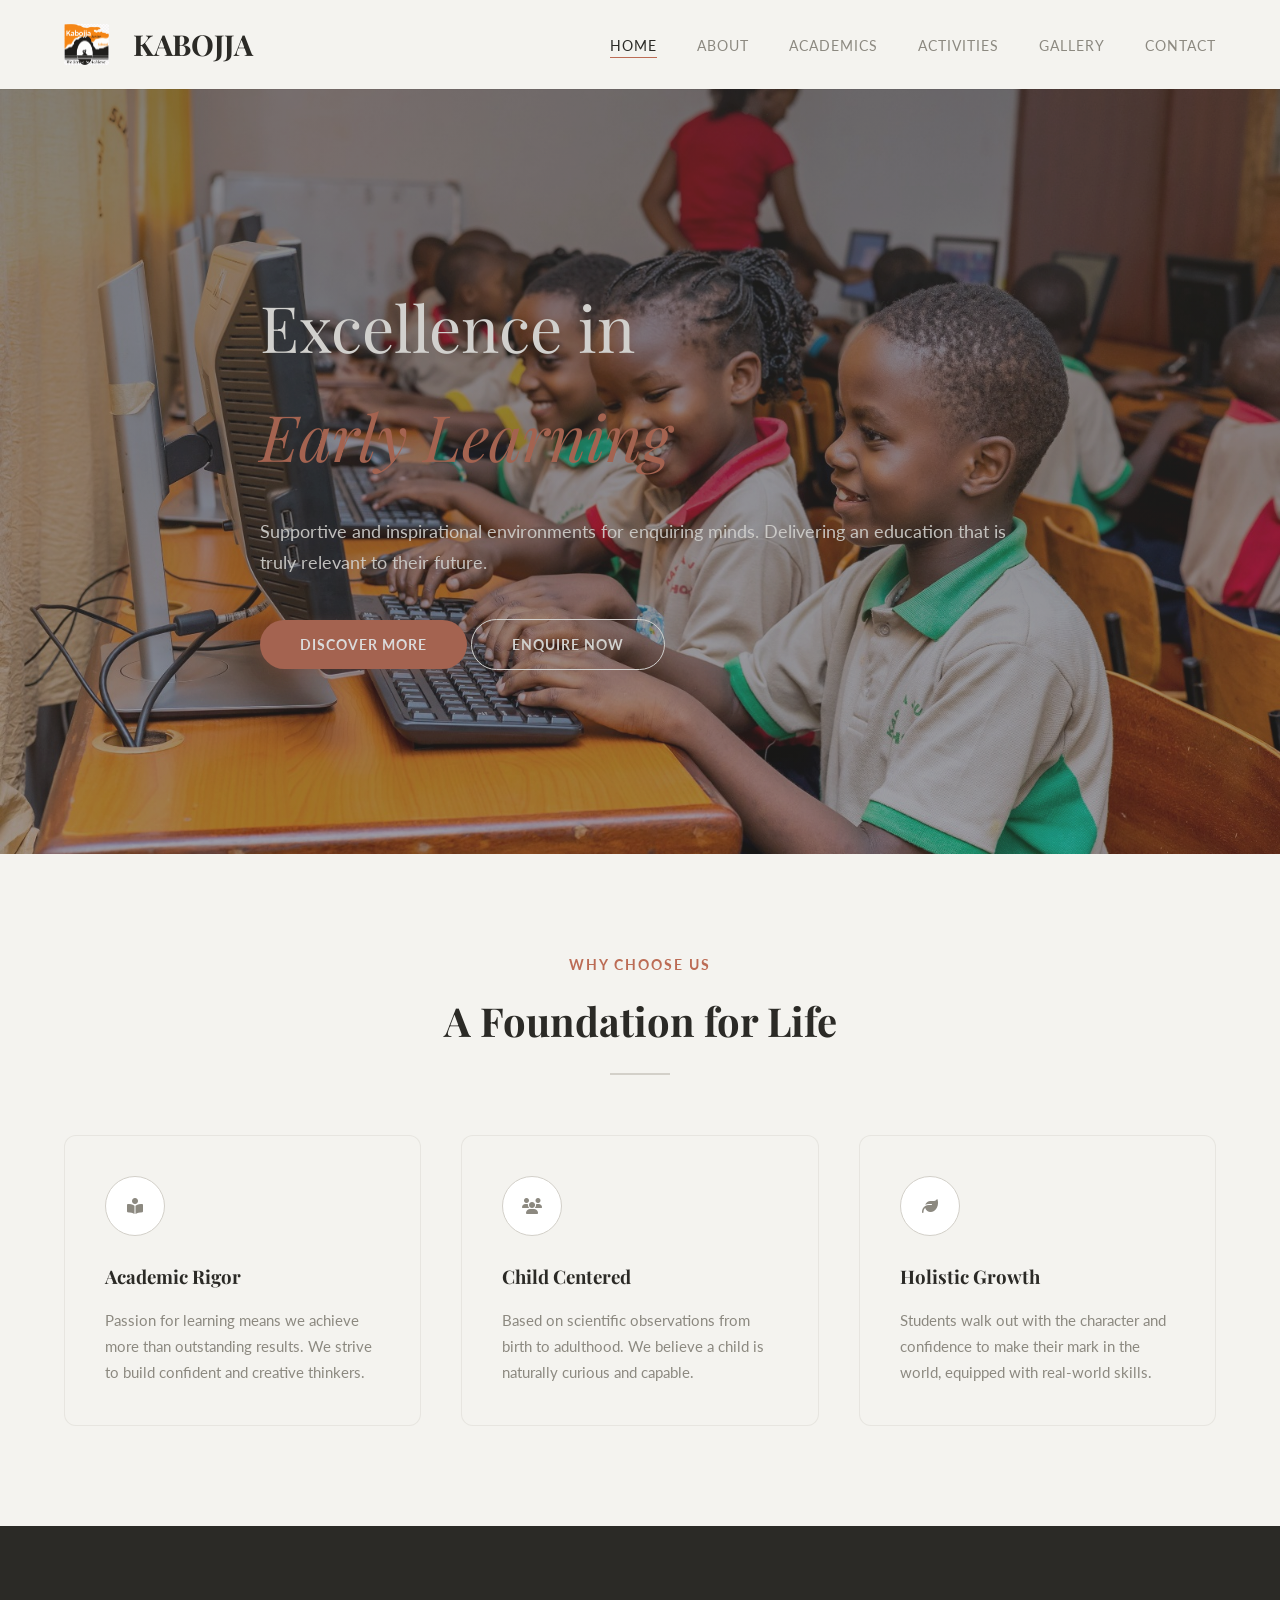
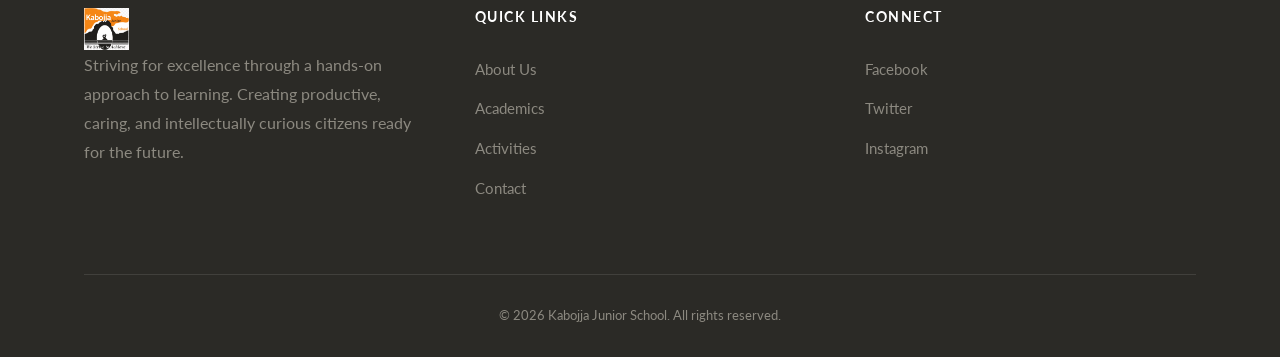
<file: index.html>
<!DOCTYPE html>
<html lang="en">
<head>
    <meta charset="UTF-8">
    <meta name="viewport" content="width=device-width, initial-scale=1.0">
    <meta name="description" content="Kabojja Junior School - Excellence in Education.">
    <title>Kabojja Junior School</title>
    <link rel="preconnect" href="https://fonts.googleapis.com">
    <link rel="preconnect" hrefv="https://fonts.gstatic.com" crossorigin>
    <link href="https://fonts.googleapis.com/css2?family=Lato:wght@300;400;700&family=Playfair+Display:wght@400;600;700&display=swap" rel="stylesheet">
    <link rel="stylesheet" href="https://cdnjs.cloudflare.com/ajax/libs/font-awesome/6.4.0/css/all.min.css">
<link rel="stylesheet" href="style.css">
    
    
</head>
<body>
     <header>
        <nav class="navbar container">
              <a href="index.html" class="logo">
               <img src="Images/cropped-ChatGPT-Image-Feb-26-2026-10_09_23-AM.png" alt="Kabojja Junior School Logo"style="width:45px; height:45px; object-fit:contain;" >
                <span>KABOJJA</span>
            </a>
            <ul class="nav-links" id="navLinks">
    <li><a href="index.html"     class="nav-link">Home</a></li>
    <li><a href="about.html"     class="nav-link">About</a></li>
    <li><a href="academics.html" class="nav-link">Academics</a></li>
    <li><a href="activities.html"class="nav-link">Activities</a></li>
    <li><a href="gallery.html"   class="nav-link">Gallery</a></li>
    <li><a href="contact.html"   class="nav-link">Contact</a></li>
</ul>
             <div class="mobile-toggle" id="mobileToggle">
                <i class="fas fa-bars" style="font-size: 1.5rem;"></i>
            </div>
        </nav>
    </header>

    <main>
    <section id="home" class="page-section active-section">
            <div class="hero">
                <div class="hero-overlay"></div>
                <div class="container hero-content">
                    <h1>Excellence in <br><span>Early Learning</span></h1>
                    <p>Supportive and inspirational environments for enquiring minds. Delivering an education that is truly relevant to their future.</p>
                    <div>
                        <button class="btn btn-primary"  onclick="window.location.href='about.html'">Discover More</button>
                        <button class="btn btn-outline"  onclick="window.location.href='contact.html'">Enquire Now</button>
                    </div>
                </div>
            </div>
            

            <div class="container section-padding">
                <div class="section-header">
                    <span>Why Choose Us</span>
                    <h2>A Foundation for Life</h2>
                </div>
                <div class="grid-3">
                    <div class="card" style="--hover-c: #5B7C78;">
                        <div class="card-icon"><i class="fas fa-book-reader"></i></div>
                        <h3>Academic Rigor</h3>
                        <p>Passion for learning means we achieve more than outstanding results. We strive to build confident and creative thinkers.</p>
                    </div>
                    <div class="card" style="--hover-c: #D6AD60;">
                        <div class="card-icon"><i class="fas fa-users"></i></div>
                        <h3>Child Centered</h3>
                        <p>Based on scientific observations from birth to adulthood. We believe a child is naturally curious and capable.</p>
                    </div>
                    <div class="card" style="--hover-c: #C98474;">
                        <div class="card-icon"><i class="fas fa-leaf"></i></div>
                        <h3>Holistic Growth</h3>
                        <p>Students walk out with the character and confidence to make their mark in the world, equipped with real-world skills.</p>
                    </div>
                </div>
            </div>
        </section>
    </main>

    <footer>
        <div class="container">
            <div class="grid-3" style="gap: 60px;">
                <div class="footer-col">
                    <a href="index.html" class="logo"></a>
               <img src="Images/cropped-ChatGPT-Image-Feb-26-2026-10_09_23-AM.png" alt="Kabojja Junior School Logo"style="width:45px; height:45px; object-fit:contain;" >
                    <p style="line-height: 1.8; color: var(--n-mid);">
                        Striving for excellence through a hands-on approach to learning. Creating productive, caring, and intellectually curious citizens ready for the future.
                    </p>
                </div>
                <div class="footer-col">
                    <h4>Quick Links</h4>
                    <ul class="footer-links">
                        <li><a href="about.html">About Us</a></li>
                        <li><a href="academics.html">Academics</a></li>
                        <li><a href="activities.html">Activities</a></li>
                        <li><a href="contact.html">Contact</a></li>
                    </ul>
                </div>
                <div class="footer-col">
                    <h4>Connect</h4>
                    <ul class="footer-links">
                        <li><a href="#">Facebook</a></li>
                        <li><a href="#">Twitter</a></li>
                        <li><a href="#">Instagram</a></li>
                    </ul>
                </div>
            </div>
            <div class="copyright">
                &copy; 2026 Kabojja Junior School. All rights reserved.
            </div>
        </div>
    </footer>
<script src="js/main.js"></script>
    
</body>
</html>
</file>
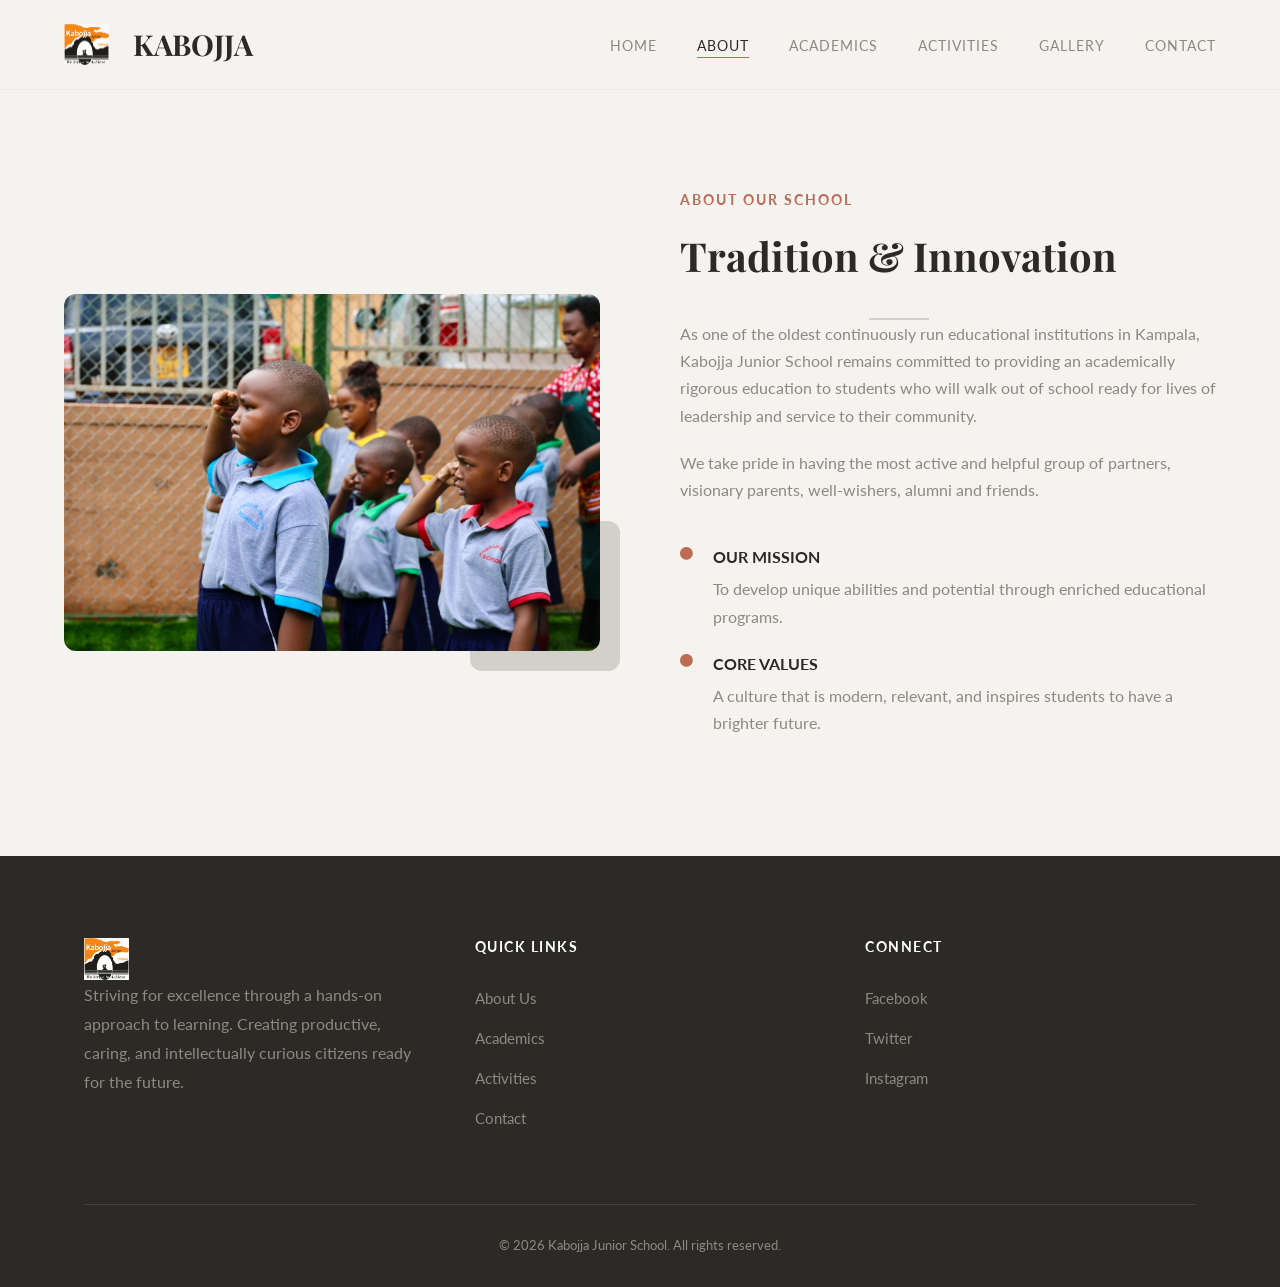
<file: about.html>
<!DOCTYPE html>
<html lang="en">
<head>
     <meta charset="UTF-8">
    <meta name="viewport" content="width=device-width, initial-scale=1.0">
    <meta name="description" content="Kabojja Junior School - Excellence in Education.">
    <title>Kabojja Junior School</title>
    <link rel="preconnect" href="https://fonts.googleapis.com">
    <link rel="preconnect" hrefv="https://fonts.gstatic.com" crossorigin>
    <link href="https://fonts.googleapis.com/css2?family=Lato:wght@300;400;700&family=Playfair+Display:wght@400;600;700&display=swap" rel="stylesheet">
    <link rel="stylesheet" href="https://cdnjs.cloudflare.com/ajax/libs/font-awesome/6.4.0/css/all.min.css">
<link rel="stylesheet" href="style.css">
    <title>About — Kabojja Junior School</title>
</head>
<body>

    <header>
        <nav class="navbar container">
              <a href="index.html" class="logo">
               <img src="Images/cropped-ChatGPT-Image-Feb-26-2026-10_09_23-AM.png" alt="Kabojja Junior School Logo"style="width:45px; height:45px; object-fit:contain;" >
                <span>KABOJJA</span>
            </a>
           <ul class="nav-links" id="navLinks">
    <li><a href="index.html"     class="nav-link">Home</a></li>
    <li><a href="about.html"     class="nav-link">About</a></li>
    <li><a href="academics.html" class="nav-link">Academics</a></li>
    <li><a href="activities.html"class="nav-link">Activities</a></li>
    <li><a href="gallery.html"   class="nav-link">Gallery</a></li>
    <li><a href="contact.html"   class="nav-link">Contact</a></li>
</ul>
              <div class="mobile-toggle" id="mobileToggle">
                <i class="fas fa-bars" style="font-size: 1.5rem;"></i>
            </div>
        </nav>
    </header>

    <main>
        <section id="about" class="page-section">
            <div class="container section-padding">
                <div class="about-grid">
                    <div class="about-img-wrapper">
                        <img src="Images\670849788_17949337455136534_8697728919648039311_n.jpg" alt="Kabojja Students">
                        <div class="about-deco"></div>
                    </div>
                    <div>
                        <div class="section-header" style="text-align: left; margin: 0;">
                            <span>About Our School</span>
                            <h2 style="padding-bottom: 30px;">Tradition & Innovation</h2>
                        </div>
                        <p style="margin-bottom: 20px; color: var(--n-mid);">
                            As one of the oldest continuously run educational institutions in Kampala, Kabojja Junior School remains committed to providing an academically rigorous education to students who will walk out of school ready for lives of leadership and service to their community.
                        </p>
                        <p style="margin-bottom: 40px; color: var(--n-mid);">
                            We take pride in having the most active and helpful group of partners, visionary parents, well-wishers, alumni and friends.
                        </p>

                        <div class="feature-list">
                            <div class="feature-item">
                                <i class="fas fa-circle"></i>
                                <div>
                                    <h4>Our Mission</h4>
                                    <p>To develop unique abilities and potential through enriched educational programs.</p>
                                </div>
                            </div>
                            <div class="feature-item">
                                <i class="fas fa-circle"></i>
                                <div>
                                    <h4>Core Values</h4>
                                    <p>A culture that is modern, relevant, and inspires students to have a brighter future.</p>
                                </div>
                            </div>
                        </div>
                    </div>
                </div>
            </div>
        </section>
    </main>

    <footer>
        <div class="container">
            <div class="grid-3" style="gap: 60px;">
                <div class="footer-col">
                     <a href="index.html" class="logo"></a>
               <img src="Images/cropped-ChatGPT-Image-Feb-26-2026-10_09_23-AM.png" alt="Kabojja Junior School Logo"style="width:45px; height:45px; object-fit:contain;" >
                    <p style="line-height: 1.8; color: var(--n-mid);">
                        Striving for excellence through a hands-on approach to learning. Creating productive, caring, and intellectually curious citizens ready for the future.
                    </p>
                </div>
                <div class="footer-col">
                    <h4>Quick Links</h4>
                      <ul class="footer-links">
                        <li><a href="about.html">About Us</a></li>
                        <li><a href="academics.html">Academics</a></li>
                        <li><a href="activities.html">Activities</a></li>
                        <li><a href="contact.html">Contact</a></li>
                    </ul>
                </div>
                <div class="footer-col">
                    <h4>Connect</h4>
                    <ul class="footer-links">
                        <li><a href="#">Facebook</a></li>
                        <li><a href="#">Twitter</a></li>
                        <li><a href="#">Instagram</a></li>
                    </ul>
                </div>
            </div>
            <div class="copyright">
                &copy; 2026 Kabojja Junior School. All rights reserved.
            </div>
        </div> 
    </footer>

    <script src="js/main.js"></script>
</body>
</html>
</file>
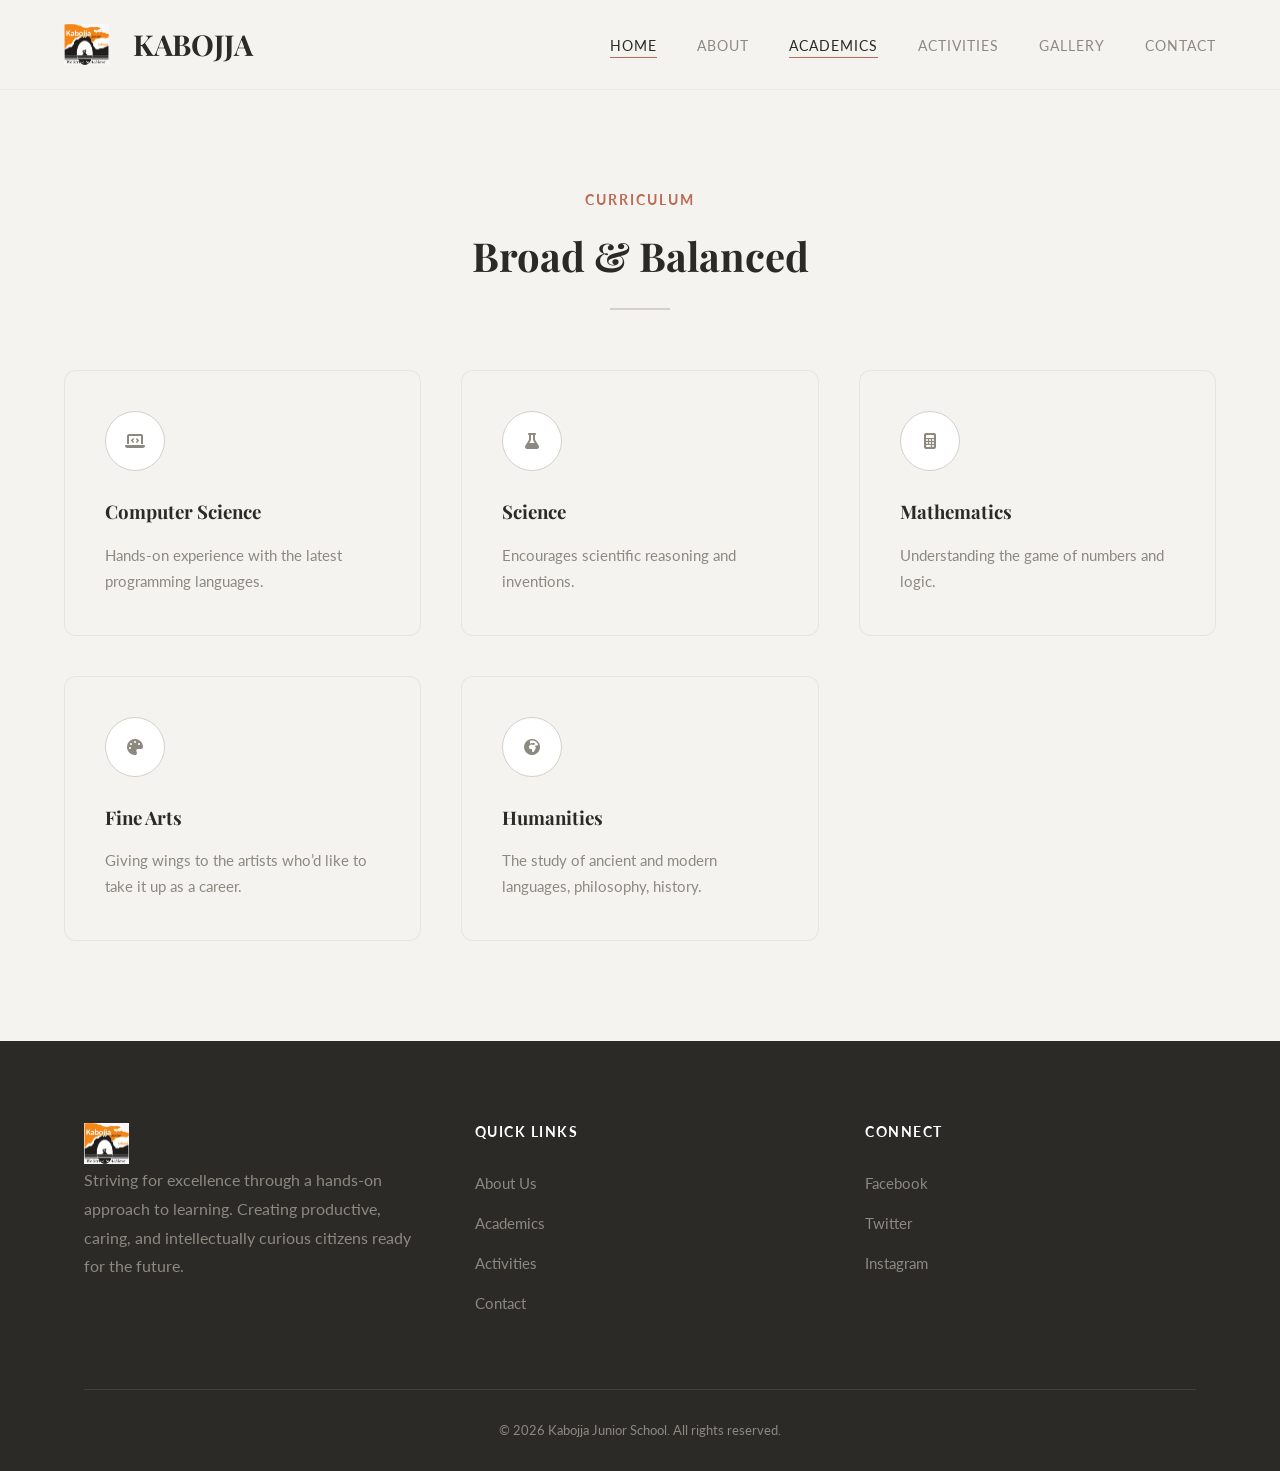
<file: academics.html>
<!DOCTYPE html>
<html lang="en">
<head>
    <meta charset="UTF-8">
    <meta name="viewport" content="width=device-width, initial-scale=1.0">
    <meta name="description" content="Kabojja Junior School - Excellence in Education.">
    <title>Kabojja Junior School</title>
    <link rel="preconnect" href="https://fonts.googleapis.com">
    <link rel="preconnect" hrefv="https://fonts.gstatic.com" crossorigin>
    <link href="https://fonts.googleapis.com/css2?family=Lato:wght@300;400;700&family=Playfair+Display:wght@400;600;700&display=swap" rel="stylesheet">
    <link rel="stylesheet" href="https://cdnjs.cloudflare.com/ajax/libs/font-awesome/6.4.0/css/all.min.css">
<link rel="stylesheet" href="style.css">
    
    <title>About — Kabojja Junior School</title>
</head>
<body>

    <header>
        
            <nav class="navbar container">
            <a href="index.html" class="logo">
               <img src="Images/cropped-ChatGPT-Image-Feb-26-2026-10_09_23-AM.png" alt="Kabojja Junior School Logo"style="width:45px; height:45px; object-fit:contain;" >
                <span>KABOJJA</span>
            </a>
            <ul class="nav-links" id="navLinks">
                <li><a href="index.html" class="nav-link active" data-target="home">Home</a></li>
                <li><a href="about.html" class="nav-link" data-target="about">About</a></li>
                <li><a href="academics.html" class="nav-link" data-target="academics">Academics</a></li>
                <li><a href="activities.html" class="nav-link" data-target="activities">Activities</a></li>
                <li><a href="gallery.html" class="nav-link" data-target="gallery">Gallery</a></li>
                <li><a href="contact.html" class="nav-link" data-target="contact">Contact</a></li>
            </ul>
            <div class="mobile-toggle" id="mobileToggle">
                <i class="fas fa-bars" style="font-size: 1.5rem;"></i>
            </div>
        </nav>
        
    </header>

    <main>
        <!-- ONLY this page's content goes here, no wrapper divs needed -->
         <section id="academics" class="page-section">
            <div class="container section-padding">
                <div class="section-header">
                    <span>Curriculum</span>
                    <h2>Broad & Balanced</h2>
                </div>
                <div class="grid-3">
                    <!-- Color: Soft Blue -->
                    <div class="card" style="--hover-c: #8E7DBE;">
                        <div class="card-icon"><i class="fas fa-laptop-code"></i></div>
                        <h3>Computer Science</h3>
                        <p>Hands-on experience with the latest programming languages.</p>
                    </div>
                    <!-- Color: Teal -->
                    <div class="card" style="--hover-c: #588998;">
                        <div class="card-icon"><i class="fas fa-flask"></i></div>
                        <h3>Science</h3>
                        <p>Encourages scientific reasoning and inventions.</p>
                    </div>
                    <!-- Color: Deep Purple -->
                    <div class="card" style="--hover-c: #9D8189;">
                        <div class="card-icon"><i class="fas fa-calculator"></i></div>
                        <h3>Mathematics</h3>
                        <p>Understanding the game of numbers and logic.</p>
                    </div>
                    <!-- Color: Pink -->
                    <div class="card" style="--hover-c: #BD939D;">
                        <div class="card-icon"><i class="fas fa-palette"></i></div>
                        <h3>Fine Arts</h3>
                        <p>Giving wings to the artists who’d like to take it up as a career.</p>
                    </div>
                    <!-- Color: Olive -->
                    <div class="card" style="--hover-c: #728C69;">
                        <div class="card-icon"><i class="fas fa-globe-africa"></i></div>
                        <h3>Humanities</h3>
                        <p>The study of ancient and modern languages, philosophy, history.</p>
                    </div>
                </div>
            </div>
        </section>
    </main>

    <footer>
        <div class="container">
            <div class="grid-3" style="gap: 60px;">
                <div class="footer-col">
                     <a href="index.html" class="logo"></a>
               <img src="Images/cropped-ChatGPT-Image-Feb-26-2026-10_09_23-AM.png" alt="Kabojja Junior School Logo"style="width:45px; height:45px; object-fit:contain;" >
                    <p style="line-height: 1.8; color: var(--n-mid);">
                        Striving for excellence through a hands-on approach to learning. Creating productive, caring, and intellectually curious citizens ready for the future.
                    </p>
                </div>
                <div class="footer-col">
                    <h4>Quick Links</h4>
                        <ul class="footer-links">
                        <li><a href="about.html">About Us</a></li>
                        <li><a href="academics.html">Academics</a></li>
                        <li><a href="activities.html">Activities</a></li>
                        <li><a href="contact.html">Contact</a></li>
                    </ul>
                </div>
                <div class="footer-col">
                    <h4>Connect</h4>
                    <ul class="footer-links">
                        <li><a href="#">Facebook</a></li>
                        <li><a href="#">Twitter</a></li>
                        <li><a href="#">Instagram</a></li>
                    </ul>
                </div>
            </div>
            <div class="copyright">
                &copy; 2026 Kabojja Junior School. All rights reserved.
            </div>
        </div>
    </footer>

    <script src="js/main.js"></script>
</body>
</html>
</file>
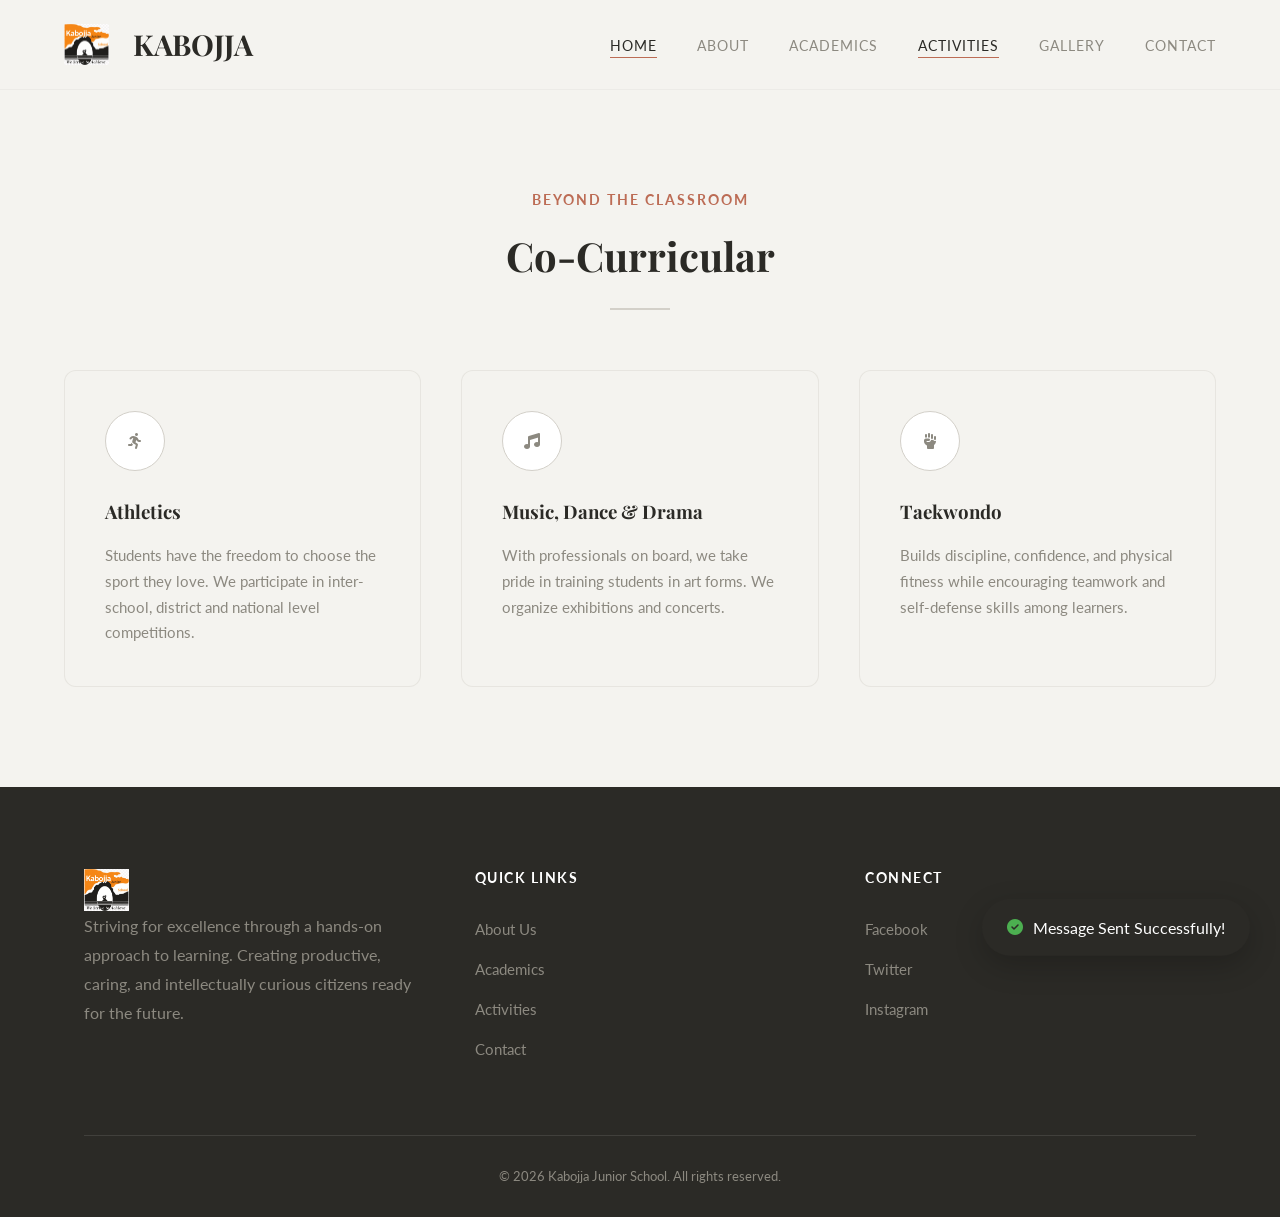
<file: activities.html>
<!DOCTYPE html>
<html lang="en">
<head>
    <meta charset="UTF-8">
    <meta name="viewport" content="width=device-width, initial-scale=1.0">
    <meta name="description" content="Kabojja Junior School - Excellence in Education.">
    <title>Kabojja Junior School</title>
    <link rel="preconnect" href="https://fonts.googleapis.com">
    <link rel="preconnect" hrefv="https://fonts.gstatic.com" crossorigin>
    <link href="https://fonts.googleapis.com/css2?family=Lato:wght@300;400;700&family=Playfair+Display:wght@400;600;700&display=swap" rel="stylesheet">
    <link rel="stylesheet" href="https://cdnjs.cloudflare.com/ajax/libs/font-awesome/6.4.0/css/all.min.css">
<link rel="stylesheet" href="style.css">
    
</head>
<body>
    <header>
        <nav class="navbar container">
            <a href="index.html" class="logo">
               <img src="Images/cropped-ChatGPT-Image-Feb-26-2026-10_09_23-AM.png" alt="Kabojja Junior School Logo"style="width:45px; height:45px; object-fit:contain;" >
                <span>KABOJJA</span>
            </a>
            <ul class="nav-links" id="navLinks">
                <li><a href="index.html" class="nav-link active" data-target="home">Home</a></li>
                <li><a href="about.html" class="nav-link" data-target="about">About</a></li>
                <li><a href="academics.html" class="nav-link" data-target="academics">Academics</a></li>
                <li><a href="activities.html" class="nav-link" data-target="activities">Activities</a></li>
                <li><a href="gallery.html" class="nav-link" data-target="gallery">Gallery</a></li>
                <li><a href="contact.html" class="nav-link" data-target="contact">Contact</a></li>
            </ul>
            <div class="mobile-toggle" id="mobileToggle">
                <i class="fas fa-bars" style="font-size: 1.5rem;"></i>
            </div>
        </nav>
    </header>

    
    <main>
        <section id="activities" class="page-section">
            <div class="container section-padding">
                <div class="section-header">
                    <span>Beyond the Classroom</span>
                    <h2>Co-Curricular</h2>
                </div>
                <div class="grid-3">
                    <!-- Color: Green -->
                    <div class="card" style="--hover-c: #7ED321;">
                        <div class="card-icon"><i class="fas fa-running"></i></div>
                        <h3>Athletics</h3>
                        <p>Students have the freedom to choose the sport they love. We participate in inter-school, district and national level competitions.</p>
                    </div>
                    <!-- Color: Purple -->
                    <div class="card" style="--hover-c: #9013FE;">
                        <div class="card-icon"><i class="fas fa-music"></i></div>
                        <h3>Music, Dance & Drama</h3>
                        <p>With professionals on board, we take pride in training students in art forms. We organize exhibitions and concerts.</p>
                    </div>
                    <!-- Color: Red/Orange -->
                    <div class="card" style="--hover-c: #D0021B;">
                        <div class="card-icon"><i class="fas fa-fist-raised"></i></div>
                        <h3>Taekwondo</h3>
                        <p>Builds discipline, confidence, and physical fitness while encouraging teamwork and self-defense skills among learners.</p>
                    </div>
                </div>
            </div>
        </section>
    </main>
    <footer>
        <div class="container">
            <div class="grid-3" style="gap: 60px;">
                <div class="footer-col">
                     <a href="index.html" class="logo"></a>
               <img src="Images/cropped-ChatGPT-Image-Feb-26-2026-10_09_23-AM.png" alt="Kabojja Junior School Logo"style="width:45px; height:45px; object-fit:contain;" >
                    <p style="line-height: 1.8; color: var(--n-mid);">
                        Striving for excellence through a hands-on approach to learning. Creating productive, caring, and intellectually curious citizens ready for the future.
                    </p>
                </div>
                <div class="footer-col">
                    <h4>Quick Links</h4>
                     <ul class="footer-links">
                        <li><a href="about.html">About Us</a></li>
                        <li><a href="academics.html">Academics</a></li>
                        <li><a href="activities.html">Activities</a></li>
                        <li><a href="contact.html">Contact</a></li>
                    </ul>
                </div>
                <div class="footer-col">
                    <h4>Connect</h4>
                    <ul class="footer-links">
                        <li><a href="#">Facebook</a></li>
                        <li><a href="#">Twitter</a></li>
                        <li><a href="#">Instagram</a></li>
                    </ul>
                </div>
            </div>
            <div class="copyright">
                &copy; 2026 Kabojja Junior School. All rights reserved.
            </div>
        </div>
    </footer>

    
    <div id="toast" style="position: fixed; bottom: 30px; right: 30px; background: var(--n-darkest); color: white; padding: 15px 25px; border-radius: var(--radius-pill); transform: translateY(150%); transition: transform 0.4s cubic-bezier(0.175, 0.885, 0.32, 1.275); z-index: 2000; box-shadow: 0 10px 30px rgba(0,0,0,0.2); display: flex; align-items: center;">
        <i class="fas fa-check-circle" style="margin-right: 10px; color: #4CAF50;"></i> Message Sent Successfully!
    </div>
    <script src="js/main.js"></script>
</body>
</html>
</file>
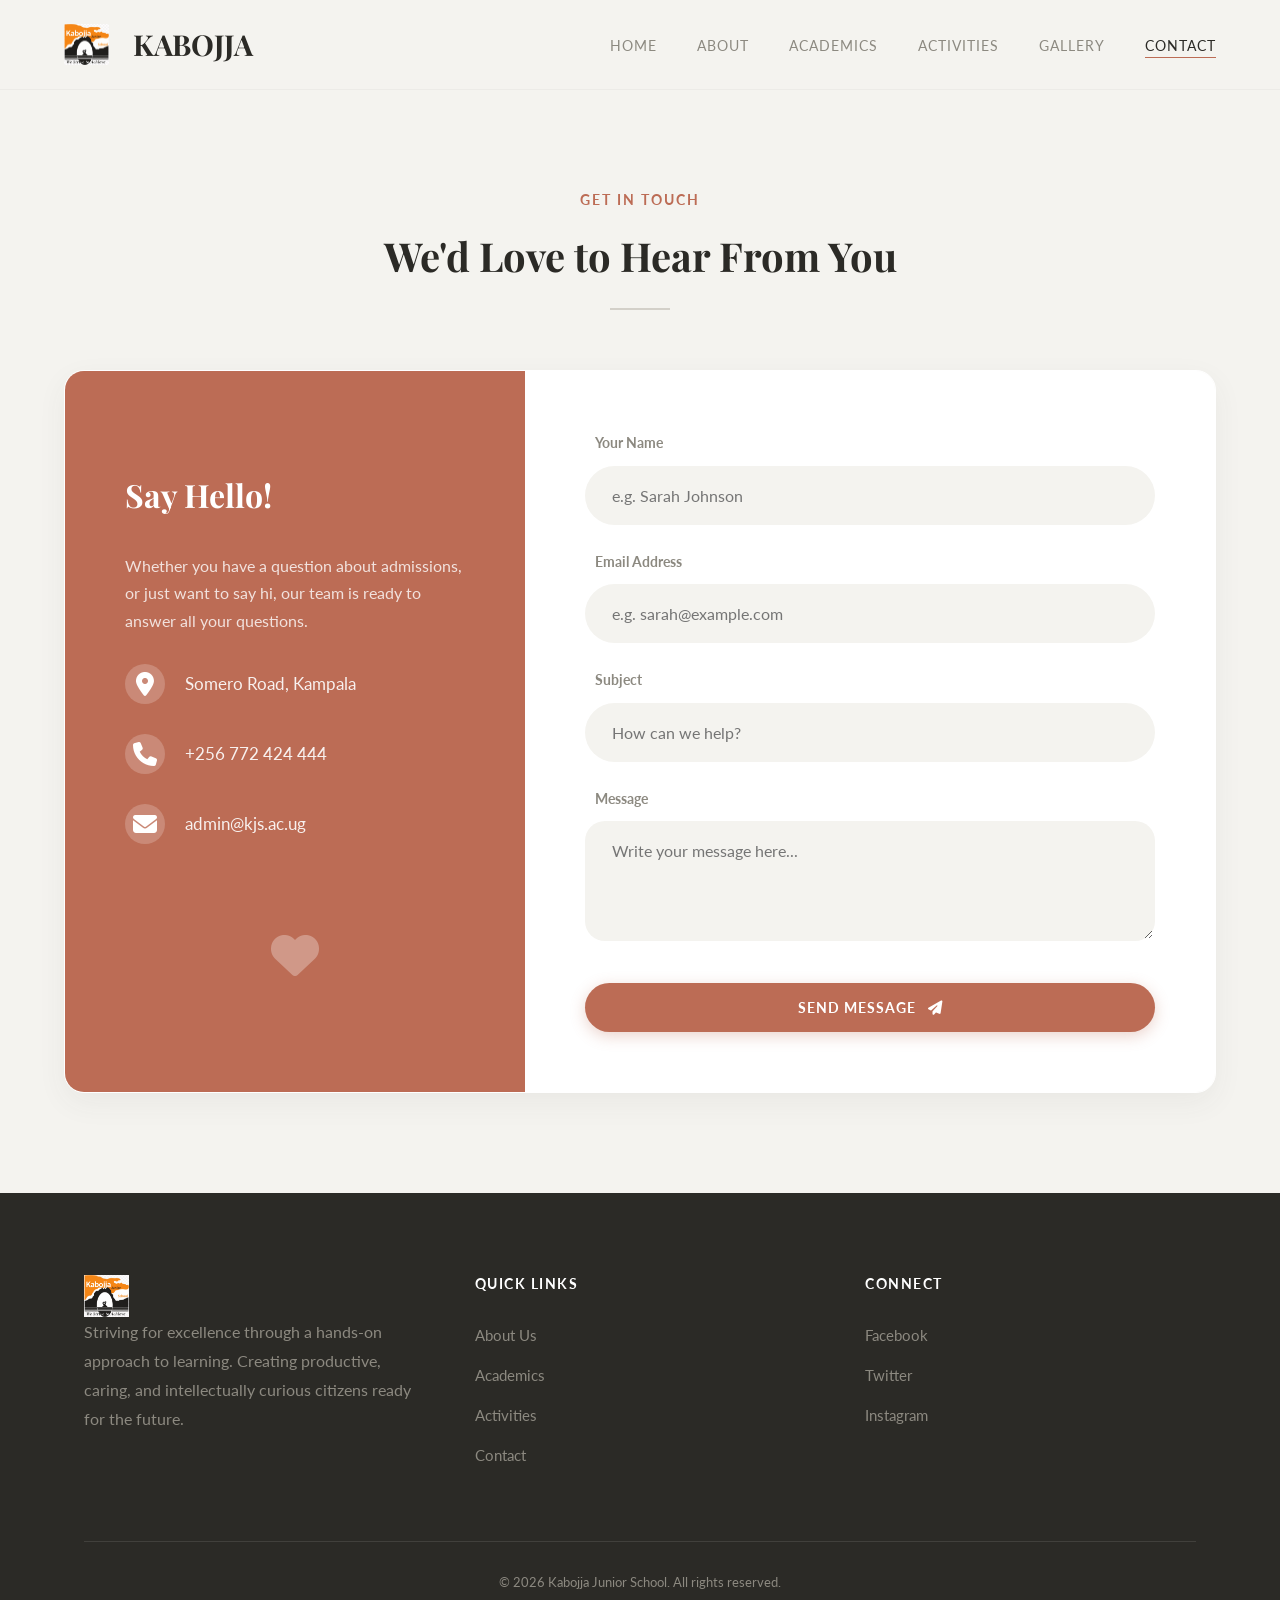
<file: contact.html>
<!DOCTYPE html>
<html lang="en">
<head>
    <meta charset="UTF-8">
    <meta name="viewport" content="width=device-width, initial-scale=1.0">
    <meta name="description" content="Kabojja Junior School - Excellence in Education.">
    <title>Kabojja Junior School</title>
    <link rel="preconnect" href="https://fonts.googleapis.com">
    <link rel="preconnect" hrefv="https://fonts.gstatic.com" crossorigin>
    <link href="https://fonts.googleapis.com/css2?family=Lato:wght@300;400;700&family=Playfair+Display:wght@400;600;700&display=swap" rel="stylesheet">
    <link rel="stylesheet" href="https://cdnjs.cloudflare.com/ajax/libs/font-awesome/6.4.0/css/all.min.css">
<link rel="stylesheet" href="style.css">
    <title>About — Kabojja Junior School</title>
</head>
<body>

    <header>
        <nav class="navbar container">
             <a href="index.html" class="logo">
               <img src="Images/cropped-ChatGPT-Image-Feb-26-2026-10_09_23-AM.png" alt="Kabojja Junior School Logo"style="width:45px; height:45px; object-fit:contain;" >
                <span>KABOJJA</span>
            </a>
           <ul class="nav-links" id="navLinks">
    <li><a href="index.html"     class="nav-link">Home</a></li>
    <li><a href="about.html"     class="nav-link">About</a></li>
    <li><a href="academics.html" class="nav-link">Academics</a></li>
    <li><a href="activities.html"class="nav-link">Activities</a></li>
    <li><a href="gallery.html"   class="nav-link">Gallery</a></li>
    <li><a href="contact.html"   class="nav-link">Contact</a></li>
</ul>
             <div class="mobile-toggle" id="mobileToggle">
                <i class="fas fa-bars" style="font-size: 1.5rem;"></i>
            </div>
        </nav>
    </header>

    <main>
        <section id="contact" class="page-section">
            <div class="container section-padding">
                <div class="section-header">
                    <span>Get in Touch</span>
                    <h2>We'd Love to Hear From You</h2>
                </div>

                <div class="contact-wrapper">
                    <div class="contact-sidebar">
                        <h3>Say Hello!</h3>
                        <p style="color: rgba(255,255,255,0.8); margin-bottom: 30px;">Whether you have a question about admissions, or just want to say hi, our team is ready to answer all your questions.</p>
                        
                        <div class="info-row">
                            <i class="fas fa-map-marker-alt"></i>
                            <p>Somero Road, Kampala</p>
                        </div>
                        <div class="info-row">
                            <i class="fas fa-phone"></i>
                            <p>+256 772 424 444</p>
                        </div>
                        <div class="info-row">
                            <i class="fas fa-envelope"></i>
                            <p>admin@kjs.ac.ug</p>
                        </div>

                        <div style="margin-top: 40px; opacity: 0.3; color: white; font-size: 3rem; text-align: center;">
                            <i class="fas fa-heart"></i>
                        </div>
                    </div>

                    <div class="contact-content">
                        <form id="contactForm">
                            <div class="warm-form-group">
                                <label class="warm-label">Your Name</label>
                                <input type="text" class="warm-input" placeholder="e.g. Sarah Johnson" required>
                            </div>
                            <div class="warm-form-group">
                                <label class="warm-label">Email Address</label>
                                <input type="email" class="warm-input" placeholder="e.g. sarah@example.com" required>
                            </div>
                            <div class="warm-form-group">
                                <label class="warm-label">Subject</label>
                                <input type="text" class="warm-input" placeholder="How can we help?">
                            </div>
                            <div class="warm-form-group">
                                <label class="warm-label">Message</label>
                                <textarea class="warm-textarea" placeholder="Write your message here..." required></textarea>
                            </div>
                            
                            <button type="submit" class="btn btn-primary" style="width: 100%; margin-top: 10px;">
                                Send Message <i class="fas fa-paper-plane" style="margin-left: 8px;"></i>
                            </button>
                        </form>
                    </div>
                </div>
            </div>
    </main>

    <footer>
        <div class="container">
            <div class="grid-3" style="gap: 60px;">
                <div class="footer-col">
                     <a href="index.html" class="logo"></a>
               <img src="Images/cropped-ChatGPT-Image-Feb-26-2026-10_09_23-AM.png" alt="Kabojja Junior School Logo"style="width:45px; height:45px; object-fit:contain;" >
                    <p style="line-height: 1.8; color: var(--n-mid);">
                        Striving for excellence through a hands-on approach to learning. Creating productive, caring, and intellectually curious citizens ready for the future.
                    </p>
                </div>
                <div class="footer-col">
                    <h4>Quick Links</h4>
                    <ul class="footer-links">
                        <li><a href="about.html">About Us</a></li>
                        <li><a href="academics.html">Academics</a></li>
                        <li><a href="activities.html">Activities</a></li>
                        <li><a href="contact.html">Contact</a></li>
                    </ul>
                </div>
                <div class="footer-col">
                    <h4>Connect</h4>
                    <ul class="footer-links">
                        <li><a href="#">Facebook</a></li>
                        <li><a href="#">Twitter</a></li>
                        <li><a href="#">Instagram</a></li>
                    </ul>
                </div>
            </div>
            <div class="copyright">
                &copy; 2026 Kabojja Junior School. All rights reserved.
            </div>
        </div> 
    </footer>

    <script src="js/main.js"></script>
</body>
</html>
</file>
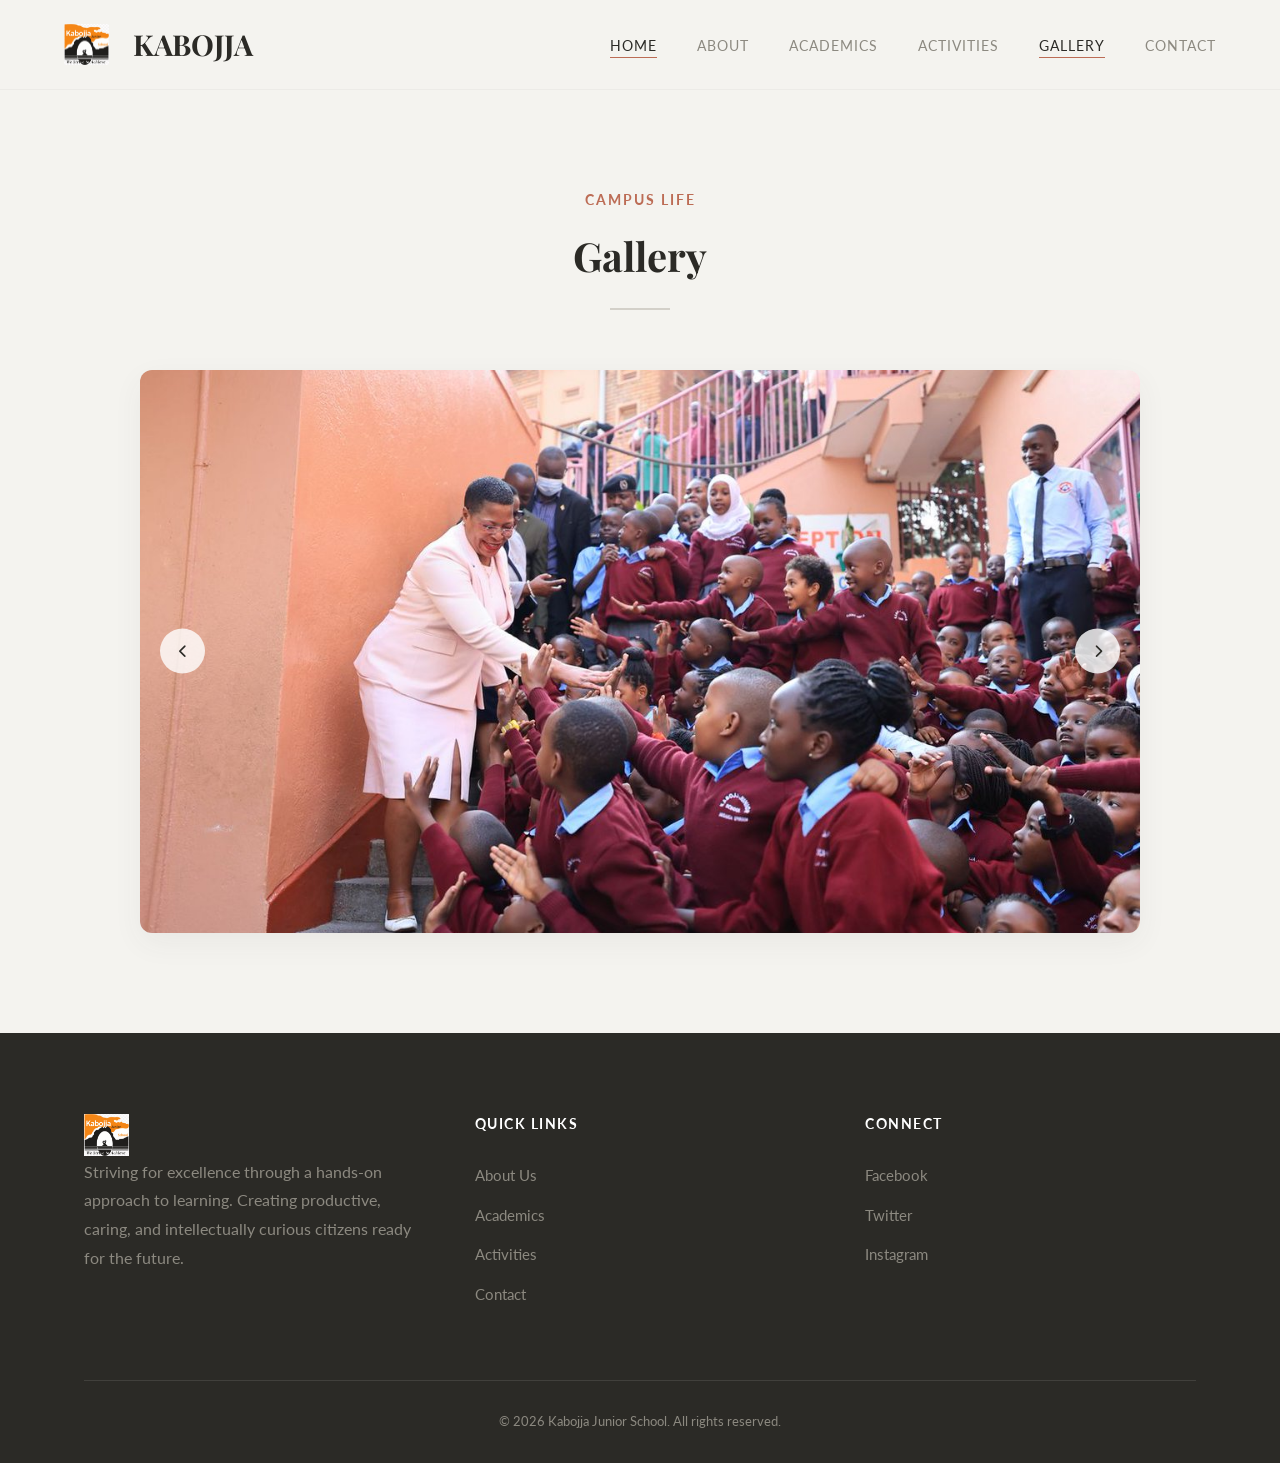
<file: gallery.html>
<!DOCTYPE html>
<html lang="en">
<head>
    <meta charset="UTF-8">
    <meta name="viewport" content="width=device-width, initial-scale=1.0">
    <meta name="description" content="Kabojja Junior School - Excellence in Education.">
    <title>Kabojja Junior School</title>
    <link rel="preconnect" href="https://fonts.googleapis.com">
    <link rel="preconnect" hrefv="https://fonts.gstatic.com" crossorigin>
    <link href="https://fonts.googleapis.com/css2?family=Lato:wght@300;400;700&family=Playfair+Display:wght@400;600;700&display=swap" rel="stylesheet">
    <link rel="stylesheet" href="https://cdnjs.cloudflare.com/ajax/libs/font-awesome/6.4.0/css/all.min.css">
<link rel="stylesheet" href="style.css">
    
    <title>About — Kabojja Junior School</title>
</head>
<body>

    <header>
        
            <nav class="navbar container">
            <a href="index.html" class="logo">
               <img src="Images/cropped-ChatGPT-Image-Feb-26-2026-10_09_23-AM.png" alt="Kabojja Junior School Logo"style="width:45px; height:45px; object-fit:contain;" >
                <span>KABOJJA</span>
            </a>
            <ul class="nav-links" id="navLinks">
                <li><a href="index.html" class="nav-link active" data-target="home">Home</a></li>
                <li><a href="about.html" class="nav-link" data-target="about">About</a></li>
                <li><a href="academics.html" class="nav-link" data-target="academics">Academics</a></li>
                <li><a href="activities.html" class="nav-link" data-target="activities">Activities</a></li>
                <li><a href="gallery.html" class="nav-link" data-target="gallery">Gallery</a></li>
                <li><a href="contact.html" class="nav-link" data-target="contact">Contact</a></li>
            </ul>
            <div class="mobile-toggle" id="mobileToggle">
                <i class="fas fa-bars" style="font-size: 1.5rem;"></i>
            </div>
        </nav>
    
    </header>

    <main>
         <section id="gallery" class="page-section">
            <div class="container section-padding">
                <div class="section-header">
                    <span>Campus Life</span>
                    <h2>Gallery</h2>
                </div>
                <div class="gallery-container">
                    <div class="gallery-track" id="track">
                    </div>
                    <button class="gallery-btn prev-btn" id="prevBtn"><i class="fas fa-chevron-left"></i></button>
                    <button class="gallery-btn next-btn" id="nextBtn"><i class="fas fa-chevron-right"></i></button>
                </div>
            </div>
        </section>
       
    </main>

    <footer>
         <div class="container">
            <div class="grid-3" style="gap: 60px;">
                <div class="footer-col">
                     <a href="index.html" class="logo"></a>
               <img src="Images/cropped-ChatGPT-Image-Feb-26-2026-10_09_23-AM.png" alt="Kabojja Junior School Logo"style="width:45px; height:45px; object-fit:contain;" >
                    <p style="line-height: 1.8; color: var(--n-mid);">
                        Striving for excellence through a hands-on approach to learning. Creating productive, caring, and intellectually curious citizens ready for the future.
                    </p>
                </div>
                <div class="footer-col">
                    <h4>Quick Links</h4>
                      <ul class="footer-links">
                        <li><a href="about.html">About Us</a></li>
                        <li><a href="academics.html">Academics</a></li>
                        <li><a href="activities.html">Activities</a></li>
                        <li><a href="contact.html">Contact</a></li>
                    </ul>
                </div>
                <div class="footer-col">
                    <h4>Connect</h4>
                    <ul class="footer-links">
                        <li><a href="#">Facebook</a></li>
                        <li><a href="#">Twitter</a></li>
                        <li><a href="#">Instagram</a></li>
                    </ul>
                </div>
            </div>
            <div class="copyright">
                &copy; 2026 Kabojja Junior School. All rights reserved.
            </div>
        </div>
    </footer>

    <script src="js/main.js"></script>
</body>
</html>
</file>
<file: style.css>
:root {
            
            --n-lightest: #F4F3EF;   
            --n-light:    #D3D0C9;   
            --n-mid:      #8C8980;   
            --n-dark:     #504E48;   
            --n-darkest:  #2B2A26;   

            
            --accent:     #BC6C55;   
            
            
            --radius-sm: 2px;
            --radius-pill: 50px;
            --radius-lg: 12px;
            --shadow-soft: 0 10px 30px rgba(75, 74, 70, 0.06);
            --transition: all 0.3s cubic-bezier(0.25, 1, 0.5, 1);
        }

        * { margin: 0; padding: 0; box-sizing: border-box; }

        body {
            font-family: 'Lato', sans-serif;
            color: var(--n-dark);
            background-color: var(--n-lightest);
            line-height: 1.7;
            overflow-x: hidden;
        }

        h1, h2, h3, h4, h5, h6 {
            font-family: 'Playfair Display', serif;
            color: var(--n-darkest);
        }

        a { text-decoration: none; color: inherit; transition: var(--transition); }
        ul { list-style: none; }
        img { max-width: 100%; display: block; object-fit: cover; }


        .container {
            width: 90%;
            max-width: 1200px;
            margin: 0 auto;
            padding: 0 20px;
        }

        .section-padding { padding: 100px 0; }
        .text-center { text-align: center; }

        .section-header {
            margin-bottom: 60px;
            text-align: center;
            max-width: 700px;
            margin-left: auto;
            margin-right: auto;
        }

        .section-header span {
            display: block;
            font-family: 'Lato', sans-serif;
            font-size: 0.85rem;
            text-transform: uppercase;
            letter-spacing: 2px;
            color: var(--accent);
            margin-bottom: 10px;
            font-weight: 700;
        }

        .section-header h2 {
            font-size: 2.5rem;
            position: relative;
            display: inline-block;
            padding-bottom: 20px;
        }

        .section-header h2::after {
            content: '';
            position: absolute;
            bottom: 0;
            left: 50%;
            transform: translateX(-50%);
            width: 60px;
            height: 2px;
            background-color: var(--n-light);
        }

        
        .btn {
            display: inline-block;
            padding: 16px 40px;
            font-family: 'Lato', sans-serif;
            font-weight: 700;
            font-size: 0.9rem;
            text-transform: uppercase;
            letter-spacing: 1px;
            border-radius: var(--radius-pill);
            cursor: pointer;
            transition: var(--transition);
            border: none;
        }

        .btn-primary {
            background-color: var(--accent);
            color: white;
            box-shadow: 0 4px 15px rgba(188, 108, 85, 0.3);
        }

        .btn-primary:hover {
            transform: translateY(-2px);
            background-color: var(--n-darkest);
        }

        .btn-outline {
            background-color: transparent;
            border: 1px solid var(--n-lightest);
            color: var(--n-lightest);
        }

        .btn-outline:hover {
            background-color: var(--n-lightest);
            color: var(--n-darkest);
        }

        
        header {
            background-color: var(--n-lightest);
            position: sticky;
            top: 0;
            z-index: 1000;
            box-shadow: 0 1px 0 rgba(0,0,0,0.03);
        }

        .navbar {
            display: flex;
            justify-content: space-between;
            align-items: center;
            padding: 20px 0;
        }

        .logo {
            display: flex;
            align-items: center;
            font-family: 'Playfair Display', serif;
            font-size: 1.8rem;
            font-weight: 700;
            color: var(--n-darkest);
            gap:12px;
        }

        .logo img { margin-right:12px; border-radius:4px;flex-shrink:0; }

        .nav-links {
            display: flex;
            gap: 40px;
        }

        .nav-links a {
            font-family: 'Lato', sans-serif;
            font-size: 0.9rem;
            text-transform: uppercase;
            letter-spacing: 1px;
            color: var(--n-mid);
            position: relative;
        }

        .nav-links a::after {
            content: '';
            position: absolute;
            bottom: -4px;
            left: 0;
            width: 0;
            height: 1px;
            background-color: var(--accent);
            transition: width 0.3s ease;
        }

        .nav-links a:hover, .nav-links a.active { color: var(--n-darkest); }
        .nav-links a:hover::after, .nav-links a.active::after { width: 100%; }
        .mobile-toggle { display: none; cursor: pointer; color: var(--n-darkest); }

        
       main{animation: fadeIn 0.6s ease-out; }
        @keyframes fadeIn {
            from { opacity: 0; transform: translateY(10px); }
            to { opacity: 1; transform: translateY(0); }
        }

        /* =========================================
           5. HOME
           ========================================= */
        .hero {
            position: relative;
            height: 85vh;
            background: url('Images/WhatsApp-Image-2025-10-18-at-10.03.05-AM.jpeg') no-repeat center center/cover;
            display: flex;
            align-items: center;
            color: var(--n-lightest);
            filter: contrast(0.9) brightness(0.9);
        }

        .hero-overlay {
            position: absolute;
            top: 0; left: 0; width: 100%; height: 100%;
            background: linear-gradient(rgba(43, 42, 38, 0.5), rgba(43, 42, 38, 0.3));
        }

        .hero-content {
            position: relative;
            z-index: 2;
            max-width: 800px;
        }

        .hero h1 {
            color: var(--n-lightest);
            font-size: 4rem;
            font-weight: 400;
            margin-bottom: 25px;
        }
        
        .hero h1 span { font-style: italic; font-weight: 300; color: var(--accent); }
        .hero p { font-size: 1.15rem; margin-bottom: 40px; opacity: 0.9; }

        /* =========================================
           6. CARDS (COLOURFUL HOVER)
           ========================================= */
        .grid-3 {
            display: grid;
            grid-template-columns: repeat(auto-fit, minmax(300px, 1fr));
            gap: 40px;
        }

        .card {
            background: var(--n-lightest);
            padding: 40px;
            border-radius: var(--radius-lg);
            border: 1px solid rgba(211, 208, 201, 0.4);
            transition: var(--transition);
            
            /* Variable for specific card color, defaults to accent */
            --hover-c: var(--accent); 
        }

        .card:hover {
            transform: translateY(-8px);
            border-color: var(--hover-c);
            box-shadow: var(--shadow-soft);
        }

        .card-icon {
            width: 60px;
            height: 60px;
            background-color: #fff;
            border: 1px solid var(--n-light);
            border-radius: 50%;
            display: flex;
            align-items: center;
            justify-content: center;
            margin-bottom: 25px;
            color: var(--n-mid);
            transition: var(--transition);
        }

        .card:hover .card-icon {
            background-color: var(--hover-c);
            color: #fff;
            border-color: var(--hover-c);
            transform: rotate(10deg); /* Subtle playful rotation */
        }

        .card h3 { margin-bottom: 15px; transition: 0.3s; }
        .card:hover h3 { color: var(--hover-c); }
        .card p { color: var(--n-mid); font-size: 0.95rem; }

        /* =========================================
           7. ABOUT
           ========================================= */
        .about-grid { display: grid; grid-template-columns: 1fr 1fr; gap: 80px; align-items: center; }
        .about-img-wrapper { position: relative; }
        .about-img-wrapper img { border-radius: var(--radius-lg); }
        .about-deco {
            position: absolute; bottom: -20px; right: -20px;
            width: 150px; height: 150px; background-color: var(--n-light); z-index: -1;
            border-radius: var(--radius-lg);
        }
        .feature-list { margin-top: 40px; }
        .feature-item { display: flex; align-items: flex-start; margin-bottom: 20px; }
        .feature-item i { color: var(--accent); margin-right: 20px; font-size: 0.8rem; margin-top: 5px; }
        .feature-item h4 { font-family: 'Lato', sans-serif; font-size: 1rem; margin-bottom: 5px; text-transform: uppercase; }
        .feature-item p { color: var(--n-mid); margin: 0; }

        /* =========================================
           8. CONTACT (WARM & IMPROVED)
           ========================================= */
        .contact-wrapper {
            background-color: #FAF9F6;
            border-radius: 20px;
            overflow: hidden;
            box-shadow: var(--shadow-soft);
            display: grid;
            grid-template-columns: 1fr 1.5fr;
            border: 1px solid white;
        }

        .contact-sidebar {
            background-color: var(--accent);
            color: white;
            padding: 60px;
            display: flex;
            flex-direction: column;
            justify-content: center;
        }

        .contact-sidebar h3 {
            color: white;
            font-family: 'Playfair Display', serif;
            font-size: 2rem;
            margin-bottom: 30px;
        }

        .info-row { margin-bottom: 30px; display: flex; align-items: center; }
        .info-row i {
            font-size: 1.5rem;
            margin-right: 20px;
            background: rgba(255,255,255,0.2);
            width: 40px; height: 40px;
            display: flex; align-items: center; justify-content: center;
            border-radius: 50%;
        }
        .info-row p { font-size: 1.05rem; opacity: 0.9; }

        .contact-content { padding: 60px; background: white; }
        .warm-form-group { margin-bottom: 25px; }
        .warm-label {
            display: block;
            margin-bottom: 10px;
            font-weight: 700;
            font-size: 0.9rem;
            color: var(--n-mid);
            margin-left: 10px;
        }

        .warm-input, .warm-textarea {
            width: 100%;
            background-color: var(--n-lightest);
            border: 2px solid transparent;
            padding: 18px 25px;
            border-radius: 50px;
            font-family: 'Lato', sans-serif;
            font-size: 1rem;
            color: var(--n-darkest);
            transition: var(--transition);
        }

        .warm-input:focus, .warm-textarea:focus {
            outline: none;
            background-color: #fff;
            border-color: var(--accent);
            box-shadow: 0 4px 15px rgba(188, 108, 85, 0.1);
        }

        .warm-textarea {
            border-radius: 20px;
            resize: vertical;
            min-height: 120px;
        }

        /* =========================================
           9. GALLERY
           ========================================= */
        .gallery-container { position: relative; max-width: 1000px; margin: 0 auto; border-radius: var(--radius-lg); overflow: hidden; aspect-ratio: 16/9; box-shadow: var(--shadow-soft); }
        .gallery-track { display: flex; transition: transform 0.5s ease; height: 100%; }
        .gallery-slide { min-width: 100%; height: 100%; }
        .gallery-slide img { width: 100%; height: 100%; object-fit: cover; }
        .gallery-btn {
            position: absolute; top: 50%; transform: translateY(-50%);
            background: rgba(255,255,255,0.8); width: 45px; height: 45px;
            border-radius: 50%; border: none; cursor: pointer;
            color: var(--n-darkest); transition: 0.3s;
        }
        .gallery-btn:hover { background: var(--accent); color: white; }
        .prev-btn { left: 20px; }
        .next-btn { right: 20px; }

        /* =========================================
           10. FOOTER
           ========================================= */
        footer { background-color: var(--n-darkest); color: var(--n-light); padding: 80px 0 30px; margin-top: auto; }
        .footer-logo { font-family: 'Playfair Display', serif; font-size: 1.5rem; color: white; margin-bottom: 20px; display: block; }
        .footer-col h4 { color: white; font-family: 'Lato', sans-serif; text-transform: uppercase; letter-spacing: 1.5px; font-size: 0.85rem; margin-bottom: 25px; }
        .footer-links li { margin-bottom: 12px; }
        .footer-links a { color: var(--n-mid); font-size: 0.95rem; }
        .footer-links a:hover { color: var(--accent); }
        .copyright { text-align: center; margin-top: 60px; padding-top: 30px; border-top: 1px solid rgba(255,255,255,0.1); font-size: 0.8rem; color: var(--n-mid); }

        /* Responsive */
        @media (max-width: 992px) {
            .about-grid, .contact-wrapper { grid-template-columns: 1fr; }
            .contact-sidebar { padding: 40px; }
            .contact-content { padding: 40px; }
            .hero h1 { font-size: 3rem; }
        }
        @media (max-width: 768px) {
            .mobile-toggle { display: block; }
            .nav-links {
                position: fixed; top: 0; right: 0; height: 100vh; width: 80%;
                background: #FAF9F6; flex-direction: column; justify-content: center;
                box-shadow: -5px 0 20px rgba(0,0,0,0.1); transform: translateX(100%); transition: 0.4s ease;
            }
            .nav-links.active { transform: translateX(0); }
            .hero h1 { font-size: 2.5rem; }
        }
</file>
